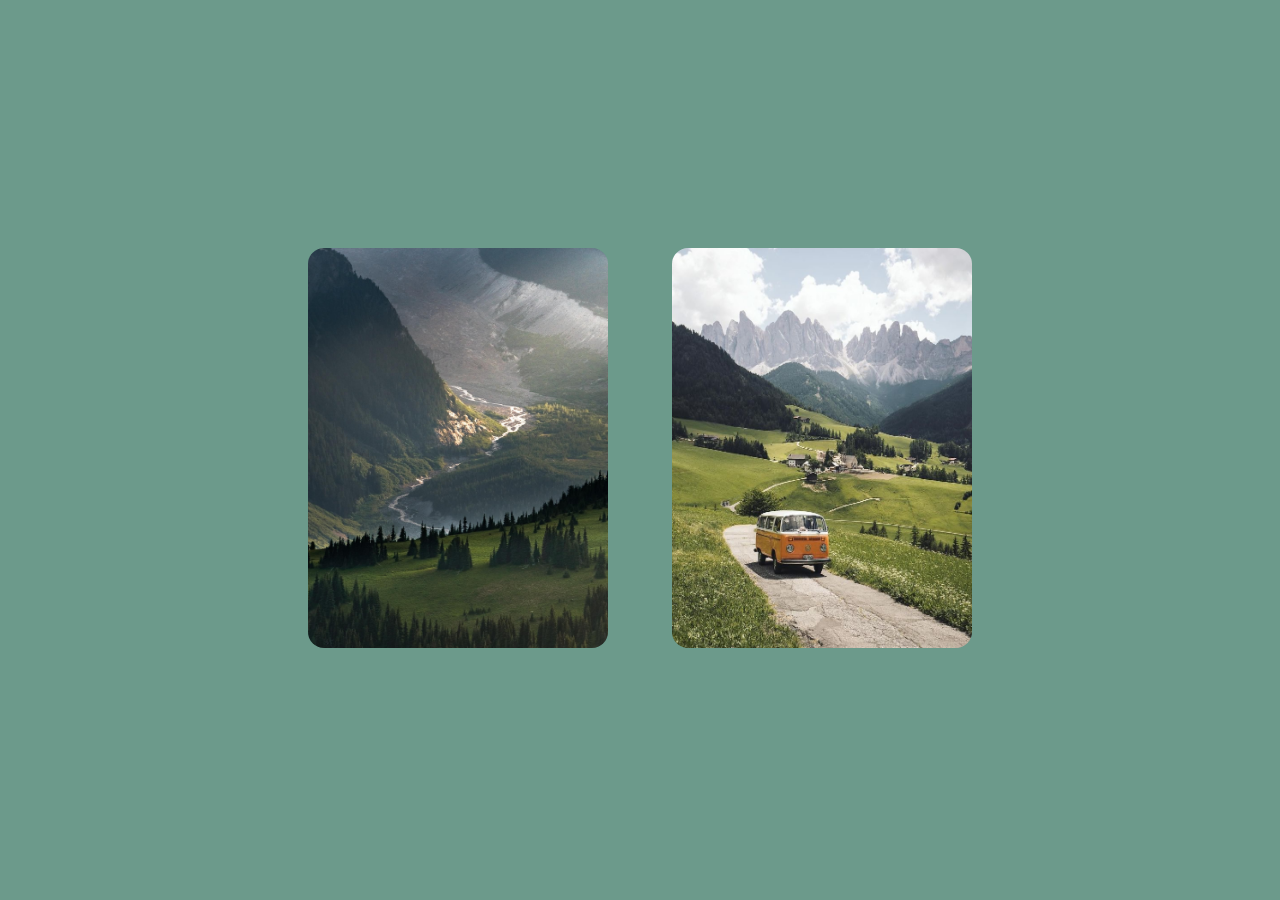
<file: question1/index.html>
<!DOCTYPE html>

<html lang="en">
  <head>
    <meta charset="UTF-8" />
    <meta name="viewport" content="width=device-width, initial-scale=1.0" />
    <link rel="stylesheet" href="styles.css" />
    <title>هاور عکس</title>
  </head>

  <body>
    <div class="container">
      <figure>
        <img src="assets/images/day.jpeg" alt="day" />
        <figcaption>The Day</figcaption>
      </figure>

      <figure>
        <img src="assets/images/nature.jpeg" alt="nature" />
        <figcaption>The Nature</figcaption>
      </figure>
    </div>
  </body>
</html>
</file>
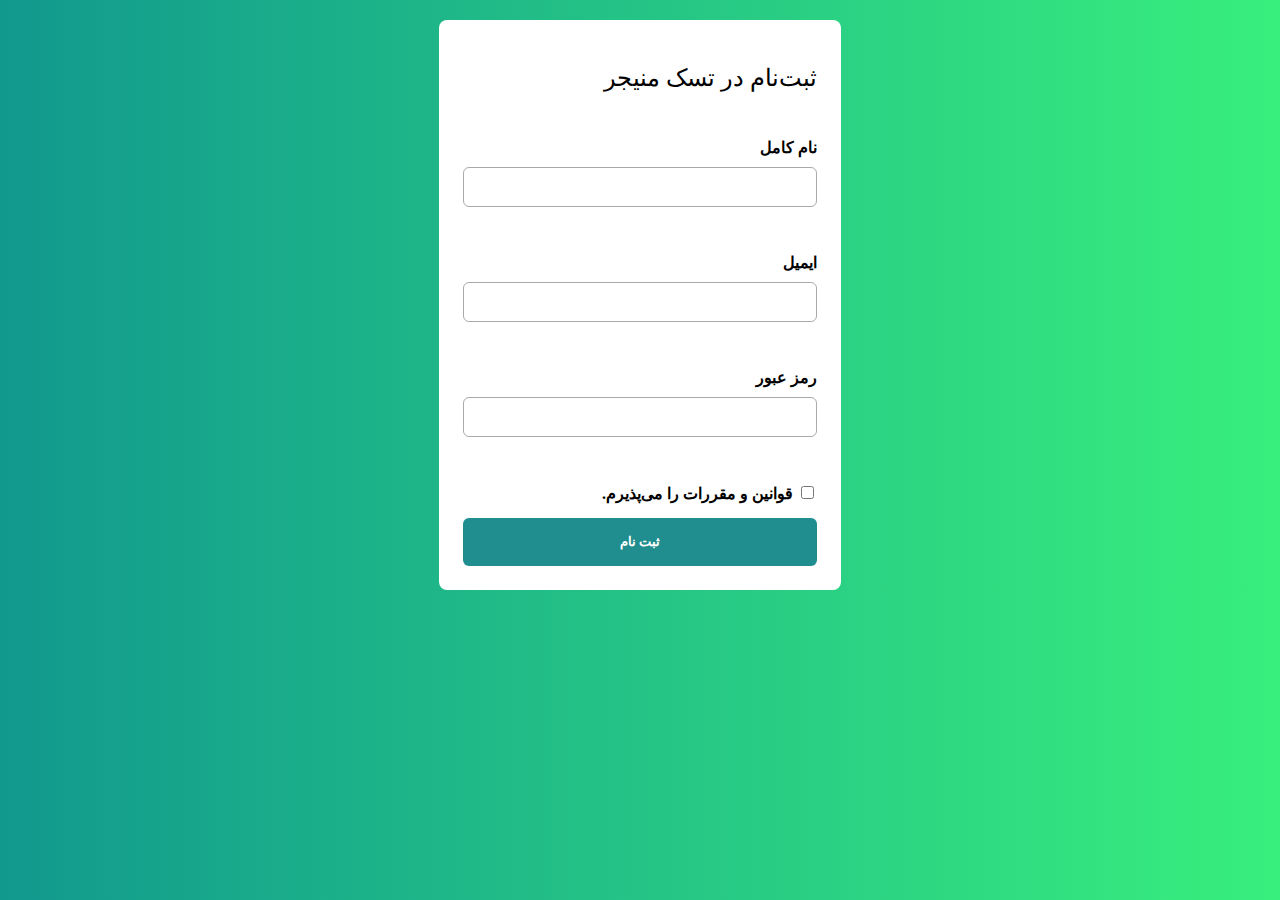
<file: question3/index.html>
<!DOCTYPE html>

<html lang="fa">
  <head>
    <meta charset="UTF-8" />
    <meta name="viewport" content="width=device-width, initial-scale=1.0" />
    <title>فرم </title>
    <link rel="stylesheet" href="styles.css" />
  </head>
  <body>
    <main class="container">
      <h2>ثبت‌نام در تسک منیجر</h2>
      <form>
        <label> نام کامل</label>
        <input type="text" />
        <p class="nameError"></p>
        <label> ایمیل</label>
        <input type="email" />
        <p class="emailError"></p>
        <label>رمز عبور</label>
        <input type="password" />
        <p class="passwordError"></p>
        <div>
          <input type="checkbox" />
          <label>قوانین و مقررات را می‌پذیرم.</label>
        </div>
        <input type="submit" value="ثبت نام" />
      </form>
    </main>
  </body>

  <script src="script.js"></script>
</html>
</file>
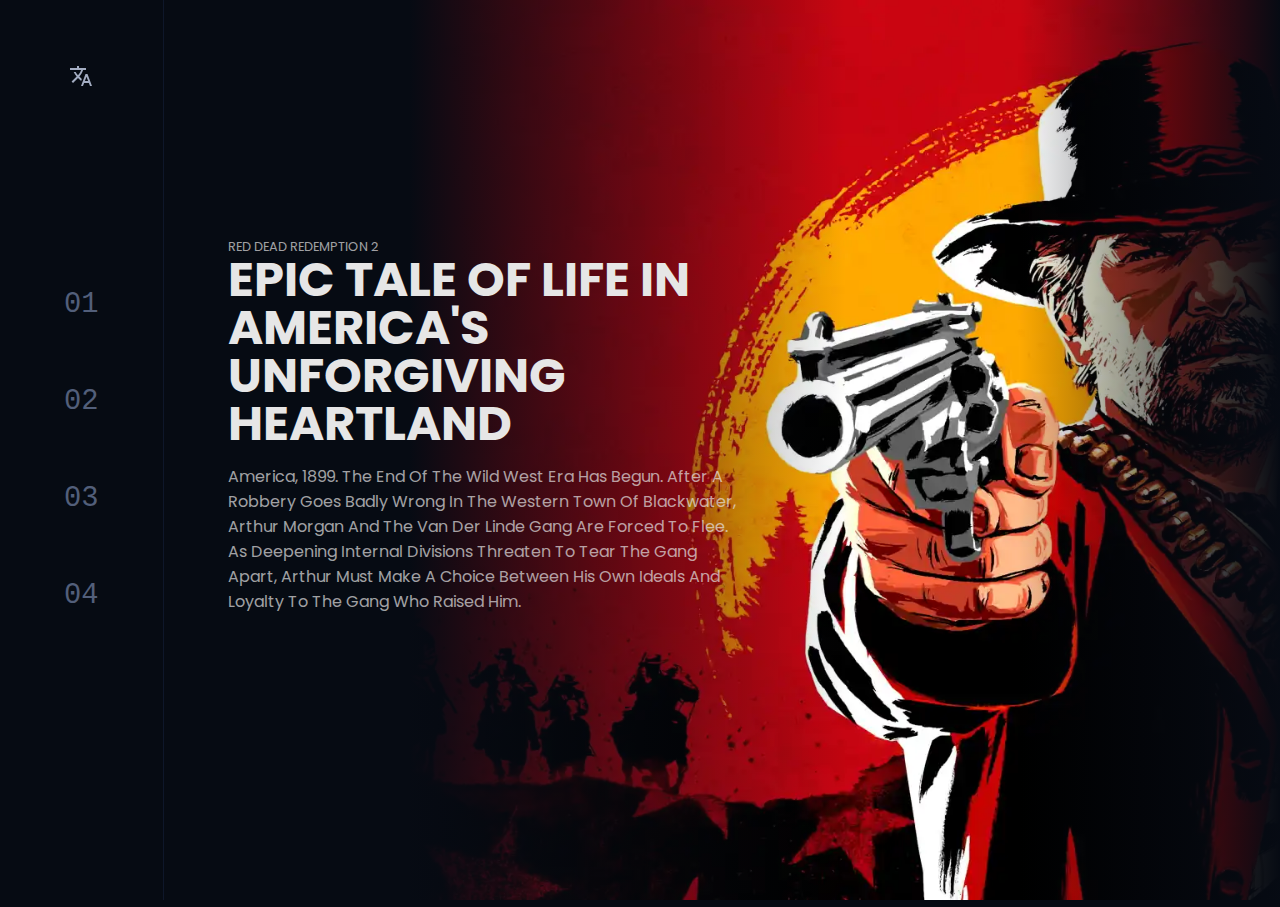
<file: question4/index.html>
<!DOCTYPE html>
<html lang="en">
    <head>
        <meta charset="UTF-8" />
        <meta
            name="viewport"
            content="width=device-width, user-scalable=no, initial-scale=1.0, maximum-scale=1.0, minimum-scale=1.0"
        />
        <meta http-equiv="X-UA-Compatible" content="ie=edge" />
        <title>Internationalization</title>

        <link href="https://fonts.googleapis.com/css2?family=Poppins:wght@400;700&display=swap" rel="stylesheet" />
        <link rel="stylesheet" href="./static.css" />

        <script src="./dynamic.js" defer></script>
    </head>
    <body>
        <nav>
            <button id="lang" aria-label="Change Language">
                <svg xmlns="http://www.w3.org/2000/svg" height="24px" viewBox="0 0 24 24" width="24px">
                    <path d="M0 0h24v24H0z" fill="none" />
                    <path
                        d="M12.87 15.07l-2.54-2.51.03-.03c1.74-1.94 2.98-4.17 3.71-6.53H17V4h-7V2H8v2H1v1.99h11.17C11.5 7.92 10.44 9.75 9 11.35 8.07 10.32 7.3 9.19 6.69 8h-2c.73 1.63 1.73 3.17 2.98 4.56l-5.09 5.02L4 19l5-5 3.11 3.11.76-2.04zM18.5 10h-2L12 22h2l1.12-3h4.75L21 22h2l-4.5-12zm-2.62 7l1.62-4.33L19.12 17h-3.24z"
                    />
                </svg>
            </button>

            <ul>
                <li><button class="active" id="1">01</button></li>
                <li><button id="2">02</button></li>
                <li><button id="3">03</button></li>
                <li><button id="4">04</button></li>
            </ul>
        </nav>

        <main>
            <div class="info">
                <span></span>
                <h2>هدیینگ</h2>
                <p>دیسکریپشن</p>
                <button>استایل دکمه</button>
            </div>

            <div class="cover">
                <img src="" alt="" />
            </div>
        </main>
    </body>
</html>
</file>
<file: question1/styles.css>
@font-face {
  font-family: defaultFont;
  src: url("./assets/fonts/font.ttf");
}

* {
  box-sizing: border-box;
  margin: 0;
  padding: 0;
  font-family: defaultFont;
  background: #6c9a8b;
}

.container {
  width: 100vw;
  height: 100vh;
  display: flex;
  justify-content: center;
  align-items: center;
  gap: 64px;
}

figure {
  position: relative;
  cursor: pointer;
}

figure img {
  width: 300px;
  height: 400px;
  border-radius: 16px;
}


/* implement your code here... */

figcaption {
  position: absolute;
  bottom: 0;
  top: 0;
  display: flex;
  align-items: center;
  justify-content: center;
  width: 300px;
  height: 400px;
  font-size: 40px;
  color: #fff;
  border-radius: 16px;
  background: rgb(54, 0, 51);
  background: linear-gradient(
    90deg,
    #360033 0%,
    #0b8793 100%
  );
  opacity: 0;
  transition: all 0.3s;
}
figcaption:hover {
  opacity: 1;
  transition: all 0.3s;
}
</file>
<file: question3/styles.css>
@import url("https://fonts.googleapis.com/css2?family=Viga&display=swap");

* {
  box-sizing: border-box;
  direction: rtl;
}

body {
  margin: 0;
  padding: 0;
  background: linear-gradient(to right, #11998e, #38ef7d);
}

.container {
  width: 50%;
  display: flex;
  flex-direction: column;
  width: 402px;
  padding: 24px;
  margin: 0 auto;
  gap: 26px;
  background-color: #fff;
  border-radius: 8px;
  margin-top: 20px;
}

h2 {
  font-size: 24px;
  font-weight: 500;
}

form {
  display: flex;
  flex-direction: column;
  gap: 10px;
}

label {
  font-weight: bold;
}

input[type="text"],
input[type="email"],
input[type="password"] {
  height: 40px;
  border: 1px solid #aaaaaa;
  border-radius: 6px;
}

.checkBox {
  display: flex;
  align-items: center;
}

.checkBox input[type="checkbox"] {
  margin-left: 5px;
  width: 20px;
  height: 20px;
}

input[type="submit"] {
  background-color: #208d8e;
  padding: 10px;
  height: 48px;
  border-radius: 6px;
  color: #fff;
  margin-top: 5px;
  cursor: pointer;
  outline: 0 none;
  border: 0 none;
  font-weight: bold;
}

p {
  color: red;
  font-size: 13px;
}
</file>
<file: question4/static.css>
@font-face {
    src: url('./fonts/shabnam.woff') format('woff');
    font-family: Shabnam;
    font-weight: normal;
}

@font-face {
    src: url('./fonts/shabnam-bold.woff') format('woff');
    font-family: Shabnam;
    font-weight: bold;
}

:root {
    --color--body-background: hsl(220, 50%, 5%);
    --color--body-foreground: hsl(0, 0%, 90%);

    --color--nav-button-foreground: hsl(220, 20%, 40%);
    --color--nav-button-foreground--active: hsl(220, 20%, 70%);
    --color--nav-border: hsl(220, 50%, 25%, 0.3);

    --color--info-description: hsl(0, 0%, 90%, 0.7);
}

*,
*::before,
*::after {
    margin: 0;
    padding: 0;

    box-sizing: border-box;
}

html {
    font-family: Poppins, Shabnam, sans-serif;
}

body {
    background-color: var(--color--body-background);
    color: var(--color--body-foreground);

    display: flex;

    min-height: 100vh;
}

nav {
    --spacing: 4rem;

    display: grid;

    padding: var(--spacing);

    border-inline-end: 1px solid var(--color--nav-border);
}

nav button {
    background-color: transparent;
    color: var(--color--nav-button-foreground);

    border: none;

    font-family: monospace;
    font-size: 1.8rem;
    text-decoration: none;

    cursor: pointer;
}

nav button:hover,
nav button.active {
    color: var(--color--nav-button-foreground--active);
}

nav > * {
    grid-area: 1 / 1 / 1 / 1;
}

nav > button {
    align-self: start;
}

nav > button > svg {
    fill: currentColor;
}

nav > ul {
    align-self: center;

    display: flex;
    flex-direction: column;
    align-items: center;
    justify-content: space-evenly;
    gap: var(--spacing);

    list-style: none;
}

main {
    flex: 1;

    display: grid;
    grid-template-columns: 1fr repeat(4, 0.8fr) 1fr;
}

main > .info {
    grid-area: 1 / 1 / 2 / 4;

    z-index: 1;

    display: flex;
    flex-direction: column;
    justify-content: center;

    min-width: 40rem;

    padding-inline: 4rem;
}

main > .info > span {
    color: var(--color--info-description);

    font-size: 0.8rem;
    text-transform: uppercase;
}

main > .info > h2 {
    margin-block-end: 1rem;

    font-size: 3rem;
    line-height: 1;
    text-transform: uppercase;
}

main > .info > p {
    color: var(--color--info-description);

    margin-block-end: 3rem;

    text-transform: capitalize;
}

main > .info > button {
    min-width: 8rem;
    width: fit-content;

    padding: 0.8rem 1rem;

    border: none;
    border-radius: 2px;

    font-size: 1rem;
    font-weight: bold;

    cursor: pointer;
}

[dir='rtl'] main > .cover {
    transform: scaleX(-1);
}

main > .cover {
    grid-area: 1 / 2 / 2 / -1;

    position: relative;
}

main > .cover::after {
    content: '';

    background-image: linear-gradient(
        to right,
        var(--color--body-background),
        transparent 50%,
        transparent 70%,
        var(--color--body-background)
    );

    position: absolute;
    inset: 0;
}

main > .cover > img {
    width: 100%;
    height: 100%;
    object-fit: cover;
}
</file>
